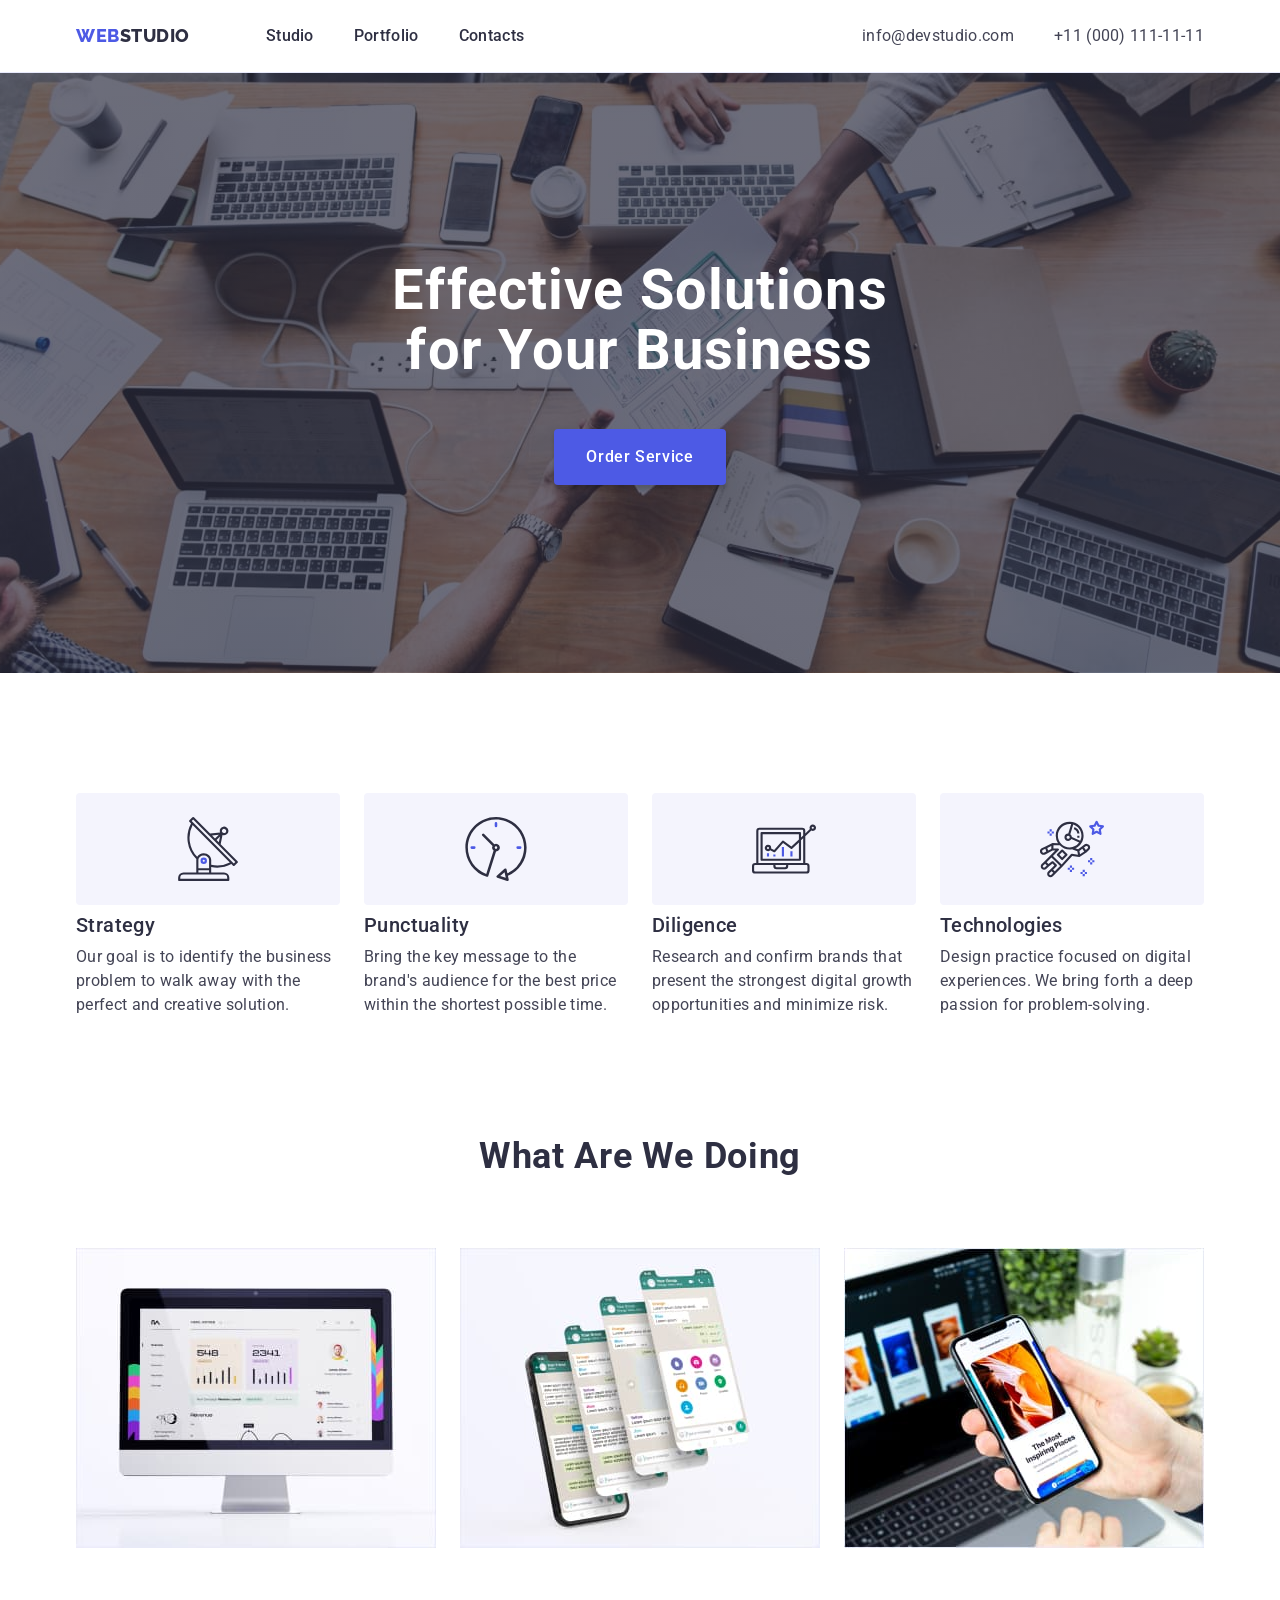
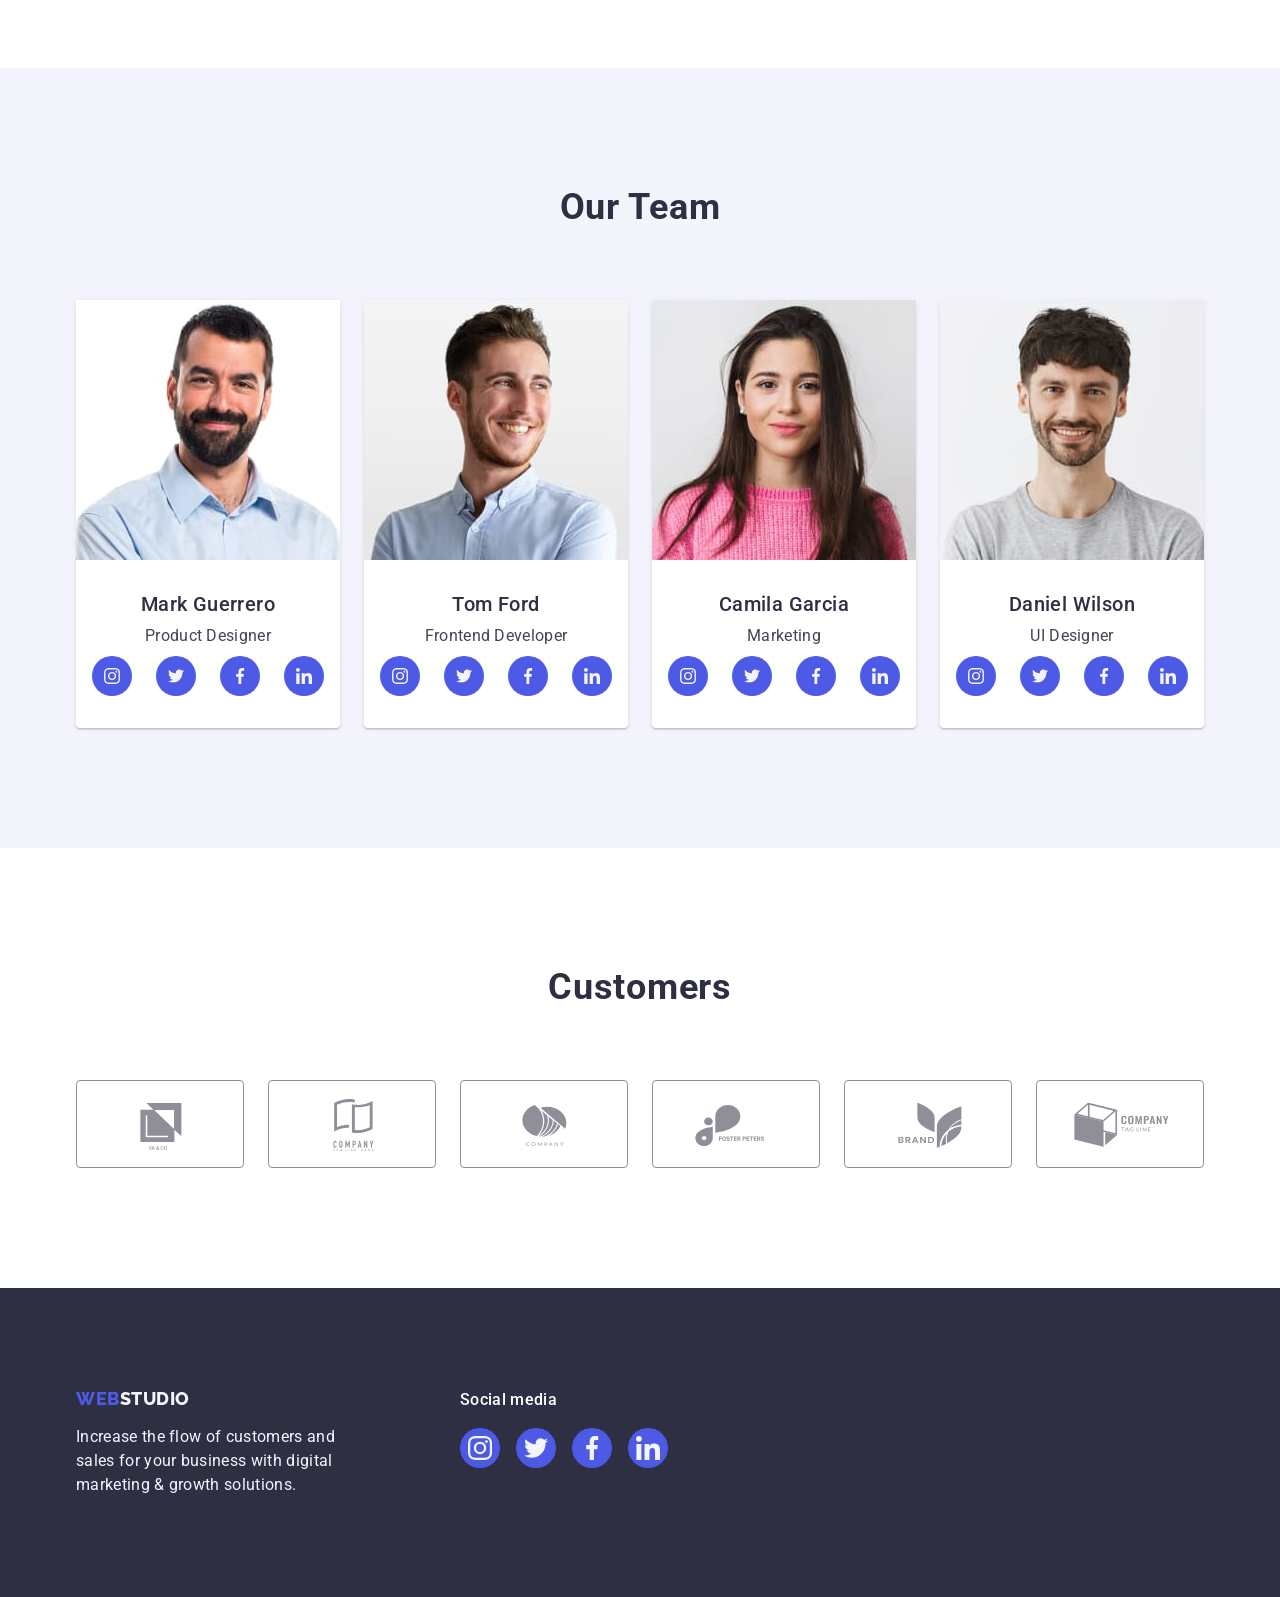
<file: index.html>
<!DOCTYPE html>
<html lang="en">
  <head>
    <meta charset="UTF-8" />
    <meta http-equiv="X-UA-Compatible" content="IE=edge" />
    <meta name="viewport" content="width=device-width, initial-scale=1.0" />
    <title>WebStudio</title>
    <link rel="preconnect" href="https://fonts.googleapis.com" />
    <link rel="preconnect" href="https://fonts.gstatic.com" crossorigin />
    <link
      href="https://fonts.googleapis.com/css2?family=Raleway:wght@800&family=Roboto:wght@400;500;700;900&display=swap"
      rel="stylesheet"
    />
    <link
      rel="stylesheet"
      href="https://cdnjs.cloudflare.com/ajax/libs/modern-normalize/1.1.0/modern-normalize.min.css"
    />
    <link rel="stylesheet" href="./css/styles.css" />
  </head>
  <body>
    <!-- Header section -->
    <header class="header">
      <div class="container header-flex">
        <nav class="header-nav">
          <a class="logo-link link" href="./index.html">
            Web<span class="logo-world">Studio</span></a
          >
          <ul class="header-nav-list list">
            <li class="header-nav-item">
              <a class="header-nav-link link" href="./index.html">Studio</a>
            </li>
            <li class="header-nav-item">
              <a class="header-nav-link link" href="./portfolio.html"
                >Portfolio</a
              >
            </li>
            <li class="header-nav-item">
              <a class="header-nav-link link" href="">Contacts</a>
            </li>
          </ul>
        </nav>
        <address class="header-contacts">
          <ul class="contacts-list list">
            <li class="contacts-item">
              <a class="contscts-link link" href="mailto:info@devstudio.com"
                >info@devstudio.com</a
              >
            </li>
            <li class="contacts-item">
              <a class="contscts-link link" href="tel:+110001111111"
                >+11 (000) 111-11-11</a
              >
            </li>
          </ul>
        </address>
      </div>
    </header>

    <!-- Main container -->
    <main>
      <!-- Section Hero-->
      <section class="hero section">
        <div class="container">
          <h1 class="title">Effective Solutions for Your Business</h1>
          <button class="btn" type="button">Order Service</button>
        </div>
      </section>

      <!-- Section Strategy -->
      <section class="strategy section">
        <div class="container">
          <h2 hidden class="visually-hidden">header</h2>
          <ul class="strategy-list list">
            <li class="strategy-list-item">
              <div class="strategi-block-icon">
                <svg class="strategi-icon" width="64" height="64">
                  <use href="./images/icons.svg#antenna"></use>
                </svg>
              </div>
              <h3 class="subtitle">Strategy</h3>
              <p class="subtitle-desc">
                Our goal is to identify the business problem to walk away with
                the perfect and creative solution.
              </p>
            </li>
            <li class="strategy-list-item">
              <div class="strategi-block-icon">
                <svg class="strategi-icon" width="64" height="64">
                  <use href="./images/icons.svg#clock"></use>
                </svg>
              </div>
              <h3 class="subtitle">Punctuality</h3>
              <p class="subtitle-desc">
                Bring the key message to the brand's audience for the best price
                within the shortest possible time.
              </p>
            </li>
            <li class="strategy-list-item">
              <div class="strategi-block-icon">
                <svg class="strategi-icon" width="64" height="64">
                  <use href="./images/icons.svg#diagram"></use>
                </svg>
              </div>
              <h3 class="subtitle">Diligence</h3>
              <p class="subtitle-desc">
                Research and confirm brands that present the strongest digital
                growth opportunities and minimize risk.
              </p>
            </li>
            <li class="strategy-list-item">
              <div class="strategi-block-icon">
                <svg class="strategi-icon" width="64" height="64">
                  <use href="./images/icons.svg#astronaut"></use>
                </svg>
              </div>
              <h3 class="subtitle">Technologies</h3>
              <p class="subtitle-desc">
                Design practice focused on digital experiences. We bring forth a
                deep passion for problem-solving.
              </p>
            </li>
          </ul>
        </div>
      </section>
      <!--  Section Tools-->
      <section class="tools section">
        <div class="container">
          <h2 class="title">What are we doing</h2>
          <ul class="tools-list list">
            <li class="tools-item list">
              <img src="./images/imac.jpg" alt="lms" width="360" />
            </li>
            <li class="tools-item list">
              <img src="./images/smartphones.jpg" alt="chats" width="360" />
            </li>
            <li class="tools-item list">
              <img src="./images/tools.jpg" alt="app" width="360" />
            </li>
          </ul>
        </div>
      </section>
      <!--  Section Team -->
      <section class="team section">
        <div class="container">
          <h2 class="title">Our Team</h2>
          <ul class="team-list list">
            <li class="team-list-item">
              <img src="./images/prodact_des.jpg" alt="man" width="264" />
              <div class="team-item-container">
                <h3 class="subtitle">Mark Guerrero</h3>
                <p class="subtitle-desc">Product Designer</p>
                <ul class="social-list list">
                  <li class="social-item">
                    <a
                      href=""
                      class="social-link"
                      target="_blank"
                      rel="noopener noreferrer"
                      aria-label="instagram icon"
                    >
                      <svg class="social-icon" width="16" height="16">
                        <use href="./images/icons.svg#instagram"></use>
                      </svg>
                    </a>
                  </li>
                  <li class="social-item">
                    <a
                      href=""
                      class="social-link"
                      target="_blank"
                      rel="noopener noreferrer"
                      aria-label="twitter icon"
                    >
                      <svg class="social-icon" width="16" height="16">
                        <use href="./images/icons.svg#twitter"></use>
                      </svg>
                    </a>
                  </li>
                  <li class="social-item">
                    <a
                      href=""
                      class="social-link"
                      target="_blank"
                      rel="noopener noreferrer"
                      aria-label="facebook icon"
                    >
                      <svg class="social-icon" width="16" height="16">
                        <use href="./images/icons.svg#facebook"></use>
                      </svg>
                    </a>
                  </li>
                  <li class="social-item">
                    <a
                      href=""
                      class="social-link"
                      target="_blank"
                      rel="noopener noreferrer"
                      aria-label="linkedin icon"
                    >
                      <svg class="social-icon" width="16" height="16">
                        <use href="./images/icons.svg#linkedin"></use>
                      </svg>
                    </a>
                  </li>
                </ul>
              </div>
            </li>
            <li class="team-list-item">
              <img src="./images/frontend_dev.jpg" alt="man" width="264" />
              <div class="team-item-container">
                <h3 class="subtitle">Tom Ford</h3>
                <p class="subtitle-desc">Frontend Developer</p>
                <ul class="social-list list">
                  <li class="social-item">
                    <a
                      href=""
                      class="social-link"
                      target="_blank"
                      rel="noopener noreferrer"
                      aria-label="instagram icon"
                    >
                      <svg class="social-icon" width="16" height="16">
                        <use href="./images/icons.svg#instagram"></use>
                      </svg>
                    </a>
                  </li>
                  <li class="social-item">
                    <a
                      href=""
                      class="social-link"
                      target="_blank"
                      rel="noopener noreferrer"
                      aria-label="twitter icon"
                    >
                      <svg class="social-icon" width="16" height="16">
                        <use href="./images/icons.svg#twitter"></use>
                      </svg>
                    </a>
                  </li>
                  <li class="social-item">
                    <a
                      href=""
                      class="social-link"
                      target="_blank"
                      rel="noopener noreferrer"
                      aria-label="facebook icon"
                    >
                      <svg class="social-icon" width="16" height="16">
                        <use href="./images/icons.svg#facebook"></use>
                      </svg>
                    </a>
                  </li>
                  <li class="social-item">
                    <a
                      href=""
                      class="social-link"
                      target="_blank"
                      rel="noopener noreferrer"
                      aria-label="linkedin icon"
                    >
                      <svg class="social-icon" width="16" height="16">
                        <use href="./images/icons.svg#linkedin"></use>
                      </svg>
                    </a>
                  </li>
                </ul>
              </div>
            </li>
            <li class="team-list-item">
              <img src="./images/marketing.jpg" alt="women" width="264" />
              <div class="team-item-container">
                <h3 class="subtitle">Camila Garcia</h3>
                <p class="subtitle-desc">Marketing</p>
                <ul class="social-list list">
                  <li class="social-item">
                    <a
                      href=""
                      class="social-link"
                      target="_blank"
                      rel="noopener noreferrer"
                      aria-label="instagram icon"
                    >
                      <svg class="social-icon" width="16" height="16">
                        <use href="./images/icons.svg#instagram"></use>
                      </svg>
                    </a>
                  </li>
                  <li class="social-item">
                    <a
                      href=""
                      class="social-link"
                      target="_blank"
                      rel="noopener noreferrer"
                      aria-label="twitter icon"
                    >
                      <svg class="social-icon" width="16" height="16">
                        <use href="./images/icons.svg#twitter"></use>
                      </svg>
                    </a>
                  </li>
                  <li class="social-item">
                    <a
                      href=""
                      class="social-link"
                      target="_blank"
                      rel="noopener noreferrer"
                      aria-label="facebook icon"
                    >
                      <svg class="social-icon" width="16" height="16">
                        <use href="./images/icons.svg#facebook"></use>
                      </svg>
                    </a>
                  </li>
                  <li class="social-item">
                    <a
                      href=""
                      class="social-link"
                      target="_blank"
                      rel="noopener noreferrer"
                      aria-label="linkedin icon"
                    >
                      <svg class="social-icon" width="16" height="16">
                        <use href="./images/icons.svg#linkedin"></use>
                      </svg>
                    </a>
                  </li>
                </ul>
              </div>
            </li>
            <li class="team-list-item">
              <img src="./images/ui_designer.jpg" alt="man" width="264" />
              <div class="team-item-container">
                <h3 class="subtitle">Daniel Wilson</h3>
                <p class="subtitle-desc">UI Designer</p>
                <ul class="social-list list">
                  <li class="social-item">
                    <a
                      href=""
                      class="social-link"
                      target="_blank"
                      rel="noopener noreferrer"
                      aria-label="instagram icon"
                    >
                      <svg class="social-icon" width="16" height="16">
                        <use href="./images/icons.svg#instagram"></use>
                      </svg>
                    </a>
                  </li>
                  <li class="social-item">
                    <a
                      href=""
                      class="social-link"
                      target="_blank"
                      rel="noopener noreferrer"
                      aria-label="twitter icon"
                    >
                      <svg class="social-icon" width="16" height="16">
                        <use href="./images/icons.svg#twitter"></use>
                      </svg>
                    </a>
                  </li>
                  <li class="social-item">
                    <a
                      href=""
                      class="social-link"
                      target="_blank"
                      rel="noopener noreferrer"
                      aria-label="facebook icon"
                    >
                      <svg class="social-icon" width="16" height="16">
                        <use href="./images/icons.svg#facebook"></use>
                      </svg>
                    </a>
                  </li>
                  <li class="social-item">
                    <a
                      href=""
                      class="social-link"
                      target="_blank"
                      rel="noopener noreferrer"
                      aria-label="linkedin icon"
                    >
                      <svg class="social-icon" width="16" height="16">
                        <use href="./images/icons.svg#linkedin"></use>
                      </svg>
                    </a>
                  </li>
                </ul>
              </div>
            </li>
          </ul>
        </div>
      </section>
      <!-- Customers section -->
      <section class="customers section">
        <div class="container">
          <h2 class="title">Customers</h2>
          <ul class="customers-list list">
            <li class="customers-item">
              <a
                href=""
                class="customers-link"
                target="_blank"
                rel="noopener noreferrer"
                aria-label="Client-1 icon"
              >
                <svg class="customer-icon" width="104" height="56">
                  <use href="./images/icons.svg#Client-1"></use>
                </svg>
              </a>
            </li>
            <li class="customers-item">
              <a
                href=""
                class="customers-link"
                target="_blank"
                rel="noopener noreferrer"
                aria-label="Client-2 icon"
              >
                <svg class="customer-icon" width="104" height="56">
                  <use href="./images/icons.svg#Client-2"></use>
                </svg>
              </a>
            </li>
            <li class="customers-item">
              <a
                href=""
                class="customers-link"
                target="_blank"
                rel="noopener noreferrer"
                aria-label="Client-3 icon"
              >
                <svg class="customer-icon" width="104" height="56">
                  <use href="./images/icons.svg#Client-3"></use>
                </svg>
              </a>
            </li>
            <li class="customers-item">
              <a
                href=""
                class="customers-link"
                target="_blank"
                rel="noopener noreferrer"
                aria-label="Client-4 icon"
              >
                <svg class="customer-icon" width="104" height="56">
                  <use href="./images/icons.svg#Client-4"></use>
                </svg>
              </a>
            </li>
            <li class="customers-item">
              <a
                href=""
                class="customers-link"
                target="_blank"
                rel="noopener noreferrer"
                aria-label="Client-5 icon"
              >
                <svg class="customer-icon" width="104" height="56">
                  <use href="./images/icons.svg#Client-5"></use>
                </svg>
              </a>
            </li>
            <li class="customers-item">
              <a
                href=""
                class="customers-link"
                target="_blank"
                rel="noopener noreferrer"
                aria-label="Client-6 icon"
              >
                <svg class="customer-icon" width="104" height="56">
                  <use href="./images/icons.svg#Client-6"></use>
                </svg>
              </a>
            </li>
          </ul>
        </div>
      </section>
    </main>
    <!-- footer section -->
    <footer class="footer section">
      <div class="footer-container container">
        <div class="left-footer">
          <a class="fotter-link link" href="./index.html"
            >Web<span class="studio-world">Studio</span>
          </a>
          <p class="footer-desc">
            Increase the flow of customers and sales for your business with
            digital marketing & growth solutions.
          </p>
        </div>
        <div class="footer-social-icons">
          <p class="footer-social-media">Social media</p>
          <ul class="footer-social-list list">
            <li class="footer-social-item">
              <a
                href=""
                class="footer-social-link"
                target="blank"
                rel="noopener noreferrer"
                aria-label=" instagram icon "
              >
                <svg class="social-icon" width="24" height="24">
                  <use href="./images/icons.svg#instagram"></use>
                </svg>
              </a>
            </li>
            <li class="footer-social-item">
              <a
                href=""
                class="footer-social-link"
                target="blank"
                rel="noopener noreferrer"
                aria-label=" twitter icon "
              >
                <svg class="social-icon" width="24" height="24">
                  <use href="./images/icons.svg#twitter"></use>
                </svg>
              </a>
            </li>
            <li class="footer-social-item">
              <a
                href=""
                class="footer-social-link"
                target="blank"
                rel="noopener noreferrer"
                aria-label=" facebook icon "
              >
                <svg class="social-icon" width="24" height="24">
                  <use href="./images/icons.svg#facebook"></use>
                </svg>
              </a>
            </li>
            <li class="footer-social-item">
              <a
                href=""
                class="footer-social-link"
                target="blank"
                rel="noopener noreferrer"
                aria-label=" linkedin icon "
              >
                <svg class="social-icon" width="24" height="24">
                  <use href="./images/icons.svg#linkedin"></use>
                </svg>
              </a>
            </li>
          </ul>
        </div>
      </div>
    </footer>
  </body>
</html>
</file>
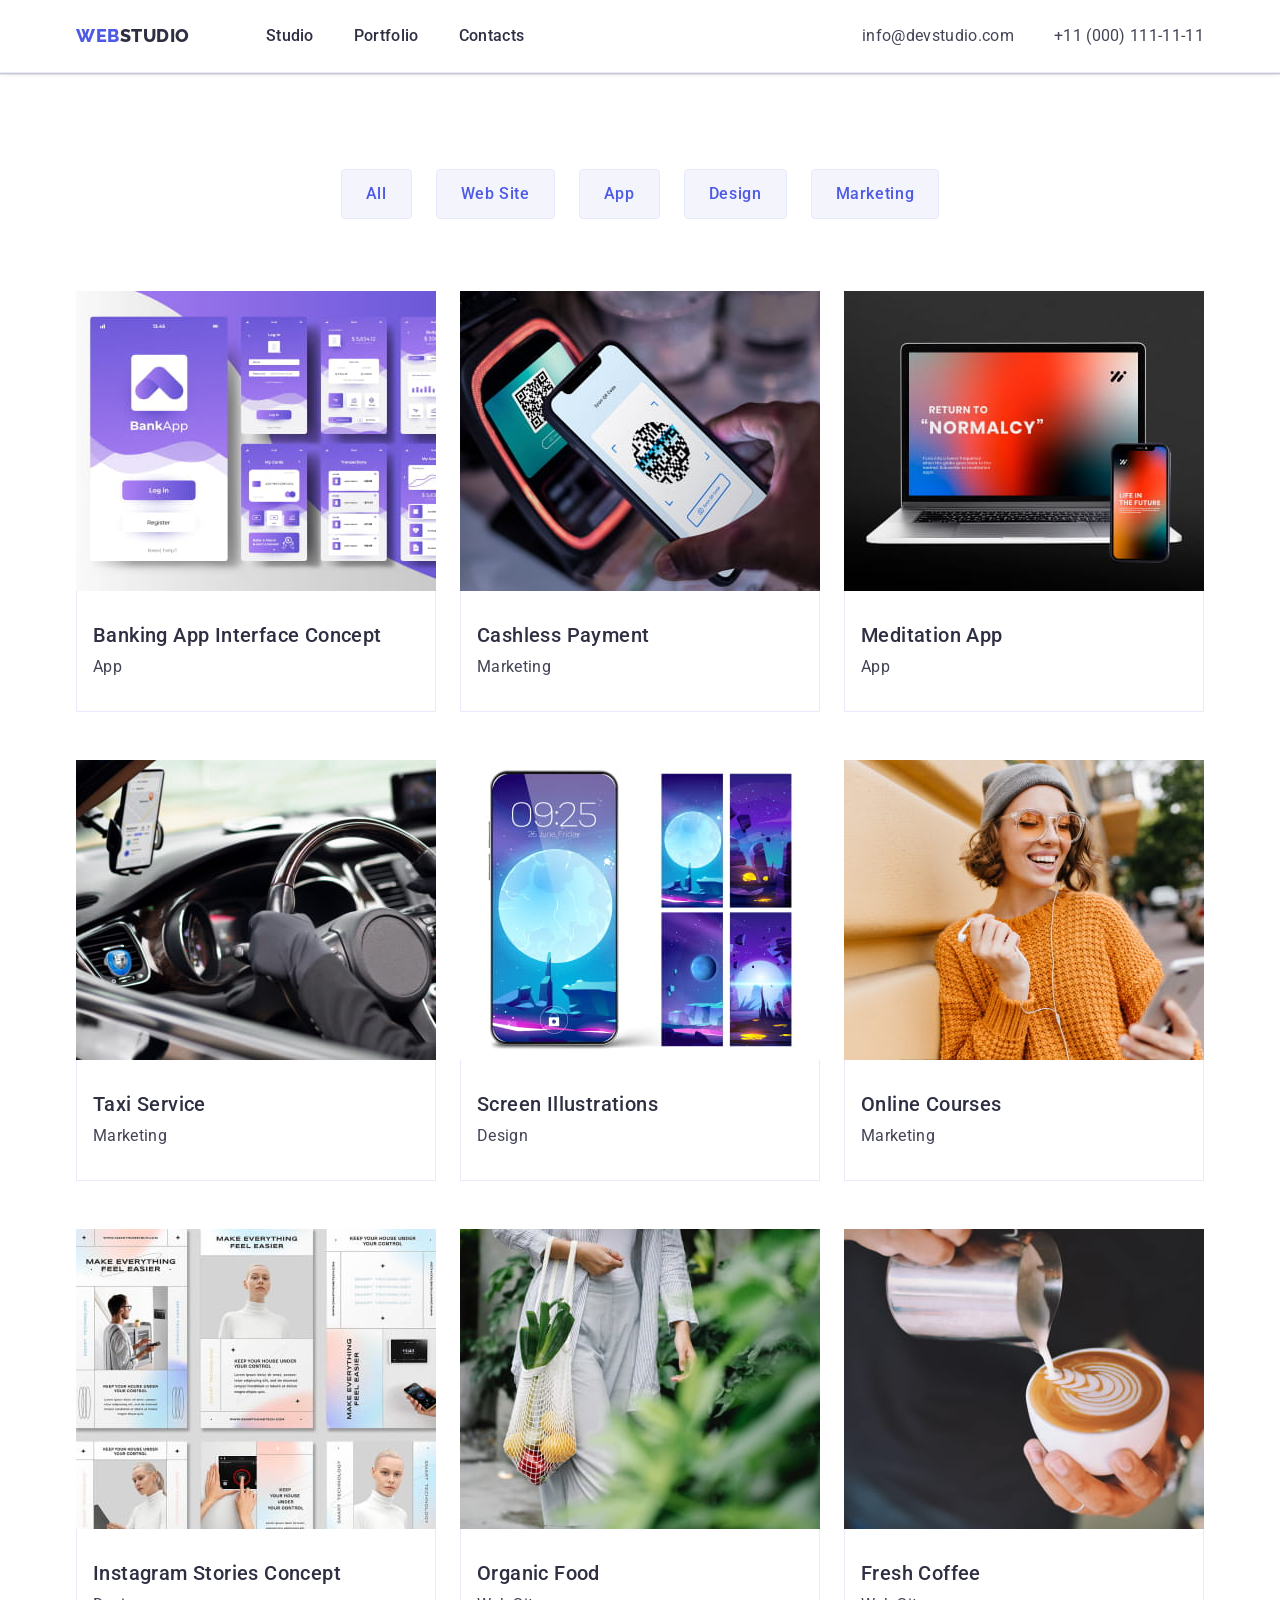
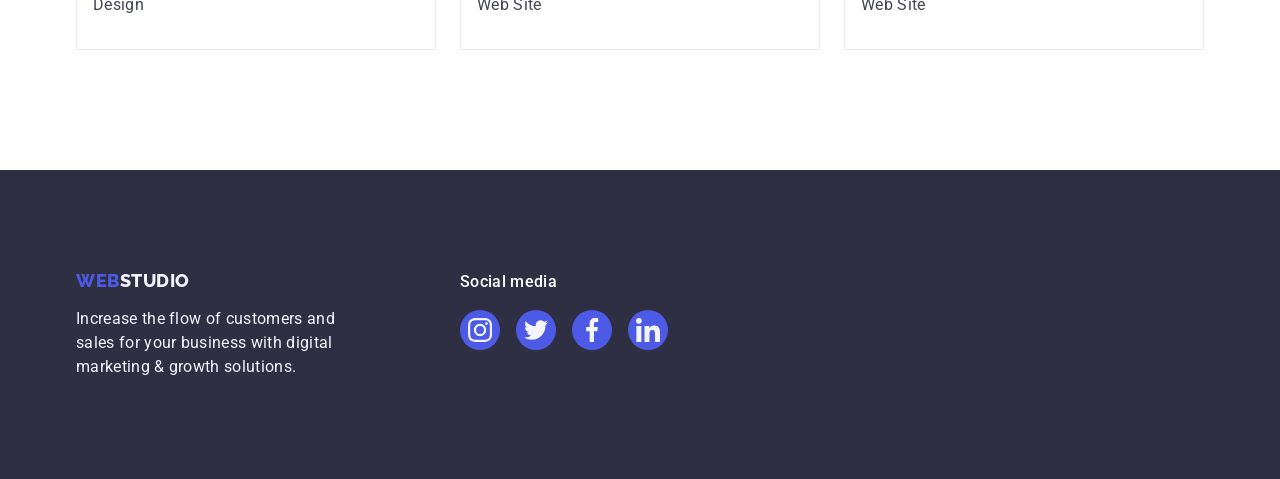
<file: portfolio.html>
<!DOCTYPE html>
<html lang="en">
  <head>
    <meta charset="UTF-8" />
    <meta http-equiv="X-UA-Compatible" content="IE=edge" />
    <meta name="viewport" content="width=device-width, initial-scale=1.0" />
    <title>Portfolio</title>
    <link rel="preconnect" href="https://fonts.googleapis.com" />
    <link rel="preconnect" href="https://fonts.gstatic.com" crossorigin />
    <link
      href="https://fonts.googleapis.com/css2?family=Raleway:wght@800&family=Roboto:wght@400;500;700;900&display=swap"
      rel="stylesheet"
    />
    <link
      rel="stylesheet"
      href="https://cdnjs.cloudflare.com/ajax/libs/modern-normalize/1.0.0/modern-normalize.min.css"
    />
    <link rel="stylesheet" href="./css/styles.css" />
  </head>
  <body>
    <!-- Header section -->

    <header class="header">
      <div class="container header-flex">
        <nav class="header-nav">
          <a class="logo-link link" href="./index.html">
            Web<span class="logo-world">Studio</span></a
          >
          <ul class="header-nav-list list">
            <li class="header-nav-item">
              <a class="header-nav-link link" href="./index.html">Studio</a>
            </li>
            <li class="header-nav-item">
              <a class="header-nav-link link" href="./portfolio.html"
                >Portfolio</a
              >
            </li>
            <li class="header-nav-item">
              <a class="header-nav-link link" href="">Contacts</a>
            </li>
          </ul>
        </nav>
        <address class="header-contacts">
          <ul class="contacts-list list">
            <li class="contacts-item">
              <a class="contscts-link link" href="mailto:info@devstudio.com"
                >info@devstudio.com</a
              >
            </li>
            <li class="contacts-item">
              <a class="contscts-link link" href="tel:+110001111111"
                >+11 (000) 111-11-11</a
              >
            </li>
          </ul>
        </address>
      </div>
    </header>
    <main>
      <!-- Section Filtr -->
      <section class="filtr section">
        <div class="container">
          <h1 hidden class="visually-hidden">Our works</h1>
          <ul class="filtr-btn-list list">
            <li class="btn-item">
              <button class="btn" id="shadow-button" type="button">All</button>
            </li>
            <li class="btn-item">
              <button class="btn" type="button">Web Site</button>
            </li>
            <li class="btn-item">
              <button class="btn" type="button">App</button>
            </li>
            <li class="btn-item">
              <button class="btn" type="button">Design</button>
            </li>
            <li class="btn-item">
              <button class="btn" type="button">Marketing</button>
            </li>
          </ul>
          <!-- Project list -->
          <ul class="project-list list">
            <li class="project-item">
              <a class="project-link link" href=""
                ><img
                  src="./images/bankapp.jpg"
                  alt="banking interface "
                  width="360"
                  height="300"
                />
                <div class="project-container">
                  <h2 class="subtitle">Banking App Interface Concept</h2>
                  <p class="subtitle-desc">App</p>
                </div>
              </a>
            </li>
            <li class="project-item">
              <a class="project-link link" href="">
                <img
                  src="./images/payment.jpg"
                  alt="qr "
                  width="360"
                  height="300"
                />
                <div class="project-container">
                  <h2 class="subtitle">Cashless Payment</h2>
                  <p class="subtitle-desc">Marketing</p>
                </div>
              </a>
            </li>
            <li class="project-item">
              <a class="project-link link" href="">
                <img
                  src="./images/meditation.jpg"
                  alt="laptop and smartphone"
                  width="360"
                  height="300"
                />
                <div class="project-container">
                  <h2 class="subtitle">Meditation App</h2>
                  <p class="subtitle-desc">App</p>
                </div>
              </a>
            </li>
            <li class="project-item">
              <a class="project-link link" href="">
                <img
                  src="./images/car.jpg"
                  alt="taxi"
                  width="360"
                  height="300"
                />
                <div class="project-container">
                  <h2 class="subtitle">Taxi Service</h2>
                  <p class="subtitle-desc">Marketing</p>
                </div>
              </a>
            </li>
            <li class="project-item">
              <a class="project-link link" href=""
                ><img
                  src="./images/ilustration.jpg"
                  alt="screen smartphone"
                  width="360"
                  height="300"
                />
                <div class="project-container">
                  <h2 class="subtitle">Screen Illustrations</h2>
                  <p class="subtitle-desc">Design</p>
                </div>
              </a>
            </li>
            <li class="project-item">
              <a class="project-link link" href="">
                <img
                  src="./images/courses.jpg"
                  alt="young woman"
                  width="360"
                  height="300"
                />
                <div class="project-container">
                  <h2 class="subtitle">Online Courses</h2>
                  <p class="subtitle-desc">Marketing</p>
                </div>
              </a>
            </li>

            <li class="project-item">
              <a class="project-link link" href="">
                <img
                  src="./images/stories.jpg"
                  alt="instagram"
                  width="360"
                  height="300"
                />
                <div class="project-container">
                  <h2 class="subtitle">Instagram Stories Concept</h2>
                  <p class="subtitle-desc">Design</p>
                </div>
              </a>
            </li>
            <li class="project-item">
              <a class="project-link link" href="">
                <img
                  src="./images/food.jpg"
                  alt="vegetebles"
                  width="360"
                  height="300"
                />
                <div class="project-container">
                  <h2 class="subtitle">Organic Food</h2>
                  <p class="subtitle-desc">Web Site</p>
                </div>
              </a>
            </li>
            <li class="project-item">
              <a class="project-link link" href="">
                <img
                  src="./images/cup.jpg"
                  alt="coffe width milk"
                  width="360"
                  height="300"
                />
                <div class="project-container">
                  <h2 class="subtitle">Fresh Coffee</h2>
                  <p class="subtitle-desc">Web Site</p>
                </div>
              </a>
            </li>
          </ul>
        </div>
      </section>
    </main>
    <!-- footer section -->
    <footer class="footer section">
      <div class="footer-container container">
        <div class="left-footer">
          <a class="fotter-link link" href="./index.html"
            >Web<span class="studio-world">Studio</span>
          </a>
          <p class="footer-desc">
            Increase the flow of customers and sales for your business with
            digital marketing & growth solutions.
          </p>
        </div>
        <div class="footer-social-icons">
          <p class="footer-social-media">Social media</p>
          <ul class="footer-social-list list">
            <li class="footer-social-item">
              <a
                href=""
                class="footer-social-link"
                target="blank"
                rel="noopener noreferrer"
                aria-label=" instagram icon "
              >
                <svg class="social-icon" width="24" height="24">
                  <use href="./images/icons.svg#instagram"></use>
                </svg>
              </a>
            </li>
            <li class="footer-social-item">
              <a
                href=""
                class="footer-social-link"
                target="blank"
                rel="noopener noreferrer"
                aria-label=" twitter icon "
              >
                <svg class="social-icon" width="24" height="24">
                  <use href="./images/icons.svg#twitter"></use>
                </svg>
              </a>
            </li>
            <li class="footer-social-item">
              <a
                href=""
                class="footer-social-link"
                target="blank"
                rel="noopener noreferrer"
                aria-label=" facebook icon "
              >
                <svg class="social-icon" width="24" height="24">
                  <use href="./images/icons.svg#facebook"></use>
                </svg>
              </a>
            </li>
            <li class="footer-social-item">
              <a
                href=""
                class="footer-social-link"
                target="blank"
                rel="noopener noreferrer"
                aria-label=" linkedin icon "
              >
                <svg class="social-icon" width="24" height="24">
                  <use href="./images/icons.svg#linkedin"></use>
                </svg>
              </a>
            </li>
          </ul>
        </div>
      </div>
    </footer>
  </body>
</html>
</file>
<file: css/styles.css>
:root {
  /* Fonts */
  --primary-font: 'Roboto', sans-serif;
  --secondary-font: 'Raleway', sans-serif;

  /* Color back-ground*/
  --primary-bg-color: #ffffff;
  --accent-bg-cl: #2e2f42;
  --secondary-bg-color: #f4f4fd;
  /* Text color */
  --primary-text-color: #434455;
  --secondary-text-color: #2e2f42;
  --accent-txt-cl: #4d5ae5;
  --light-txt-cl: #404bbf;
  /* Btn Color */
  --primary-btn-color: #4d5ae5;
  --light-btn-cl: #404bbf;
  --secondary-btn-color: #404bbf;
  --accent-btn-cl: #f4f4fd;
  --primary-btn-text-cl: #ffffff;
  --accent-btn-txt-cl: #4d5ae5;
}

body {
  background-color: var(--primary-bg-color);
  color: var(--primary-text-color);
  font-family: var(--primary-font);
  font-weight: 400;
  font-style: normal;
  font-size: 16px;
  line-height: 1.5;
  letter-spacing: 0.02em;
  text-decoration: none;
  text-transform: none;
}
.link {
  font-style: normal;
  text-decoration: none;
  color: var(--primary-text-color);
}
.list {
  padding: 0;
  margin: 0;

  list-style: none;
}
.logo-link {
  margin-right: 76px;
}

.logo-link,
.logo-world {
  display: flex;
  margin-left: auto;
  align-items: center;

  font-family: var(--secondary-font);
  font-style: normal;
  font-weight: 800;
  font-size: 18px;
  line-height: 1.17;
  letter-spacing: 0.03em;
  text-transform: uppercase;
  text-decoration: none;
  color: var(--accent-txt-cl);
}
.logo-world {
  text-decoration: none;
  line-height: 1.17;
  color: var(--secondary-text-color);
}

/*  
   |============================
   | reset start 
   |============================
 */
.visually-hidden {
  position: absolute;
  width: 1px;
  height: 1px;
  margin: -1px;
  border: 0;
  padding: 0;

  white-space: nowrap;
  clip-path: inset(100%);

  clip: rect(0 0 0 0);
  overflow: hidden;
}
.title {
  font-family: inherit;
  font-weight: 700;
  font-size: 36px;
  line-height: 1.1;
  letter-spacing: 0.02em;
  text-align: center;
  text-transform: capitalize;

  margin-top: 0;
  margin-bottom: 72px;
  color: var(--secondary-text-color);
}
.btn {
  font-family: inherit;
  font-weight: 500;
  font-size: 16px;
  line-height: 1.5;
  letter-spacing: 0.04em;
  cursor: pointer;
}

.container {
  width: 1158px;
  margin: 0px auto;
  padding: 0px 15px;
}
img {
  display: block;
  margin: 0px;
  padding: 0px;
}
.header {
  border-bottom: 1px solid #e7e9fc;
  box-shadow: 0px 2px 1px rgba(46, 47, 66, 0.08),
    0px 1px 1px rgba(46, 47, 66, 0.16), 0px 1px 6px rgba(46, 47, 66, 0.08);
}
/* nav */
.header-flex {
  display: flex;
}

.header-nav {
  display: flex;
  align-items: center;
}
.header-nav-link {
  display: block;
  padding-top: 24px;
  padding-bottom: 24px;
  color: var(--secondary-text-color);

  font-family: inherit;
  font-weight: 500;
}
.header-nav-list {
  display: flex;
}
.header-nav-item {
  margin-right: 40px;
}
.header-nav-item:last-child {
  margin: 0;
}

.header-nav-link:hover,
.header-nav-link:focus,
.contscts-link:hover,
.contscts-link:focus {
  color: var(--light-txt-cl);
}
.header-nav-link:active {
  color: var(--light-txt-cl);
}
.header {
  background-color: var(--primary-bg-color);
}

.header-contacts {
  font-style: normal;
  display: flex;
  margin-left: auto;
}
.contacts-list {
  display: flex;
}

.contacts-item {
  margin-right: 40px;
}
.contacts-item:last-child {
  margin: 0;
}
.contscts-link {
  display: block;
  padding-top: 24px;
  padding-bottom: 24px;
  color: var(--primary-text-color);
}

/**
  |============================
  | hero section
  |============================
*/

.hero {
  max-width: 1440px;
  margin-left: auto;
  margin-right: auto;
  padding-top: 188px;
  padding-bottom: 188px;
  background-color: var(--accent-bg-cl);
  text-align: center;
  background-image: linear-gradient(
      rgba(46, 47, 66, 0.7),
      rgba(46, 47, 66, 0.7)
    ),
    url(../images/peole-ofice.jpg);
  background-repeat: no-repeat;
  background-position: center;
  background-size: cover;
}
.hero .title {
  max-width: 496px;
  margin: 0 auto 48px auto;

  font-size: 56px;
  line-height: 1.07;
  text-transform: none;
  color: #ffffff;
}
.hero .btn {
  display: block;
  margin-left: auto;
  margin-right: auto;
  padding: 16px 32px;
  min-width: 169px;
  height: 56px;
  border: none;

  color: var(--primary-btn-text-cl);
  background-color: var(--primary-btn-color);
  box-shadow: 0px 4px 4px rgba(0, 0, 0, 0.15);
  border-radius: 4px;
}
.hero .btn:hover,
.hero .btn:focus {
  color: var(--primary-btn-text-cl);
  background-color: var(--light-btn-cl);
}

.hero .btn:active {
  color: var(--light-btn-cl);
}
/**
  |============================
  | Strategy section
  |============================
*/
.strategy-list {
  display: flex;
}
.strategy-list-item {
  width: 264px;
}
.strategy-list-item {
  margin-right: 24px;
}
.strategy-list-item:last-child {
  margin-right: 0;
}

.strategy {
  padding-top: 120px;
  padding-bottom: 120px;
}
.subtitle {
  color: inherit;
  font-weight: 500;
  font-size: 20px;
  line-height: 1.2;
  letter-spacing: 0.02em;
  color: var(--secondary-text-color);
  padding: 0px;
  margin: 0px;
}
.subtitle {
  margin-bottom: 8px;
}

.subtitle-desc {
  font-weight: 400;
  color: var(--primary-text-color);
  padding: 0px;
  margin: 0px;
}

/**
  |============================
  | Strategi icon
  |============================
*/
.strategi-block-icon {
  display: flex;
  align-items: center;
  justify-content: center;
  height: 112px;
  background-color: var(--accent-btn-cl);
  border-radius: 4px;
  margin-bottom: 8px;
}

/* .strategy-list-item::before { */
display: block;
content: '';
height: 112px;
background-size: 64px 64px;
background-repeat: no-repeat;
background-color: var(--accent-btn-cl);
background-position: center;
border-radius: 4px;
margin-bottom: 8px;
/* } */

.strategy-list-item.icon-antenna::before {
  background-image: url('../images/icons/antenna\ .svg');
}
.strategy-list-item.icon-clock::before {
  background-image: url('../images/icons/clock\ .svg ');
}
.strategy-list-item.icon-diagram::before {
  background-image: url('../images/icons/diagram\ .svg ');
}
.strategy-list-item.icon-astronaut::before {
  background-image: url('../images/icons/astronaut\ .svg ');
}

/**
  |============================
  | Tools section 
  |============================
*/
.tools {
  padding-bottom: 120px;
}

.tools-list {
  display: flex;
}
.tools-item {
  width: calc((100%-48px) / 3);
  margin-right: 24px;
}
.tools-item:last-child {
  margin-right: 0px;
}

/**
  |============================
  | Team section
  |============================
*/
.team {
  margin: 0 auto;
  padding-top: 120px;
  padding-bottom: 120px;
  background-color: var(--secondary-bg-color);
}
.team-list {
  display: flex;
}

.team-list-item {
  width: calc((100%-72px) / 4);
  margin-right: 24px;
  padding: 0;
  background: #ffffff;
  box-shadow: 0px 1px 6px rgba(46, 47, 66, 0.08),
    0px 1px 1px rgba(46, 47, 66, 0.16), 0px 2px 1px rgba(46, 47, 66, 0.08);
  border-radius: 0px 0px 4px 4px;
}
.team-list-item:last-child {
  margin-right: 0;
}

.team-item-container {
  padding: 32px 0;
  margin: 0;
  border-radius: 0px 0px 4px 4px;
  text-align: center;
}
.team .subtitle-desc {
  margin-bottom: 8px;
}

/**
  |============================
  | Social icons
  |============================
*/
.social-list {
  display: flex;
  justify-content: center;
  align-items: center;
  gap: 24px;
}
.social-item {
  width: 40px;
  height: 40px;
}

.social-link {
  display: flex;
  justify-content: center;
  align-items: center;

  width: 100%;
  height: 100%;

  background-color: var(--primary-btn-color);
  border-radius: 50%;
}
.social-link:hover,
.social-link:focus {
  background-color: var(--light-btn-cl);
}
.social-icon {
  fill: var(--accent-btn-cl);
}

/**
  |============================
  | Customers section
  |============================
*/
.customers {
  padding-top: 120px;
  padding-bottom: 120px;
}
.customers-list {
  display: flex;
  gap: 24px;
  justify-content: center;
  align-items: center;
}
.customers-item {
  width: 168px;
  height: 88px;
}

.customers-link {
  display: flex;
  justify-content: center;
  align-items: center;

  width: 100%;
  height: 100%;

  border: 1px solid #8e8f99;
  color: #8e8f99;
  border-radius: 4px;
}

.customers-link:hover,
.customers-link:focus {
  color: var(--light-btn-cl);
  border-color: var(--light-btn-cl);
}
.customer-icon {
  fill: currentColor;
}

/**
  |============================
  | Footer section
  |============================
*/
.footer {
  display: flex;
  padding-top: 100px;
  padding-bottom: 100px;
  margin: 0 auto;
  background-color: var(--accent-bg-cl);
}
.footer-container {
  display: flex;
  align-items: baseline;
}
.left-footer {
  margin-right: 120px;
}

.fotter-link {
  font-family: var(--secondary-font);
  font-style: normal;
  font-weight: 800;
  font-size: 18px;
  line-height: 1.17;
  align-items: center;
  letter-spacing: 0.03em;
  text-transform: uppercase;
  text-decoration: none;
  color: var(--accent-txt-cl);
  display: inline-block;
  margin-bottom: 16px;
}
.studio-world {
  font-weight: 800;
  font-size: 18px;
  line-height: 1.17;
  align-items: center;
  letter-spacing: 0.03em;
  text-transform: uppercase;
  color: #f4f4fd;
}
.footer-desc {
  width: 264px;
  padding: 0;
  margin: 0;
  color: #f4f4fd;
}

/**
  |============================
  | Footer social icons 
  |============================
*/
.footer-social-icons {
  display: block;
  margin: 0;
  padding: 0;
}
.footer-social-media {
  margin: 0;
  padding: 0;
}
.footer-social-media {
  font-style: normal;
  font-weight: 500;
  font-size: 16px;
  line-height: 1.5;
  letter-spacing: 0.02em;
  color: var(--primary-bg-color);
  margin-bottom: 16px;
}

.footer-social-list {
  display: flex;
  gap: 16px;
  text-align: center;
  justify-content: center;
}

.footer-social-link {
  display: flex;
  align-items: center;
  justify-content: center;

  width: 40px;
  height: 40px;

  background-color: var(--primary-btn-color);
  border-radius: 50%;
}
.footer-social-link:hover,
.footer-social-link:focus {
  background: #31d0aa;
}
/**
  |============================
  | Filtr btn
  |============================
*/
.filtr {
  padding-bottom: 120px;
  padding-top: 96px;
  margin: 0 auto;
}
.filtr .btn {
  padding: 12px 24px;
  background-color: var(--accent-btn-cl);

  border: 1px solid #e7e9fc;
  border-radius: 4px;
  color: var(--accent-btn-txt-cl);
  text-align: center;
}
.filtr-btn-list {
  display: flex;
  margin-bottom: 72px;
  justify-content: center;
  gap: 24px;
  padding: 0;
}

.filtr .btn:hover,
.filtr .btn:focus {
  background-color: var(--light-btn-cl);
  color: var(--primary-btn-text-cl);
  border: 1px solid transparent;
}

.filtr .btn:active {
  background-color: var(--light-btn-cl);
  color: var(--primary-btn-text-cl);
}

#shadow-button:hover,
#shadow-button:focus {
  box-shadow: 0px 3px 1px rgba(0, 0, 0, 0.1), 0px 2px 1px rgba(0, 0, 0, 0.08),
    0px 2px 2px rgba(0, 0, 0, 0.12);
}

.project-list {
  display: flex;
  flex-wrap: wrap;
}
.project-item {
  flex-basis: calc((100%-48px) / 3);
  margin-right: 24px;
  margin-bottom: 48px;
  max-width: 360px;
}
.project-item:nth-child(3n) {
  margin-right: 0;
}
.project-item:nth-last-child(-n + 3) {
  margin-bottom: 0;
}

.project-container {
  padding: 32px 16px;
  margin: 0;
  border: 1px solid #e7e9fc;
  border-top: none;
}
.project-link {
  display: block;
}
.project-link:hover,
.project-link:focus {
  box-shadow: 0px 1px 6px rgba(46, 47, 66, 0.08),
    0px 1px 1px rgba(46, 47, 66, 0.16), 0px 2px 1px rgba(46, 47, 66, 0.08);
}
</file>
